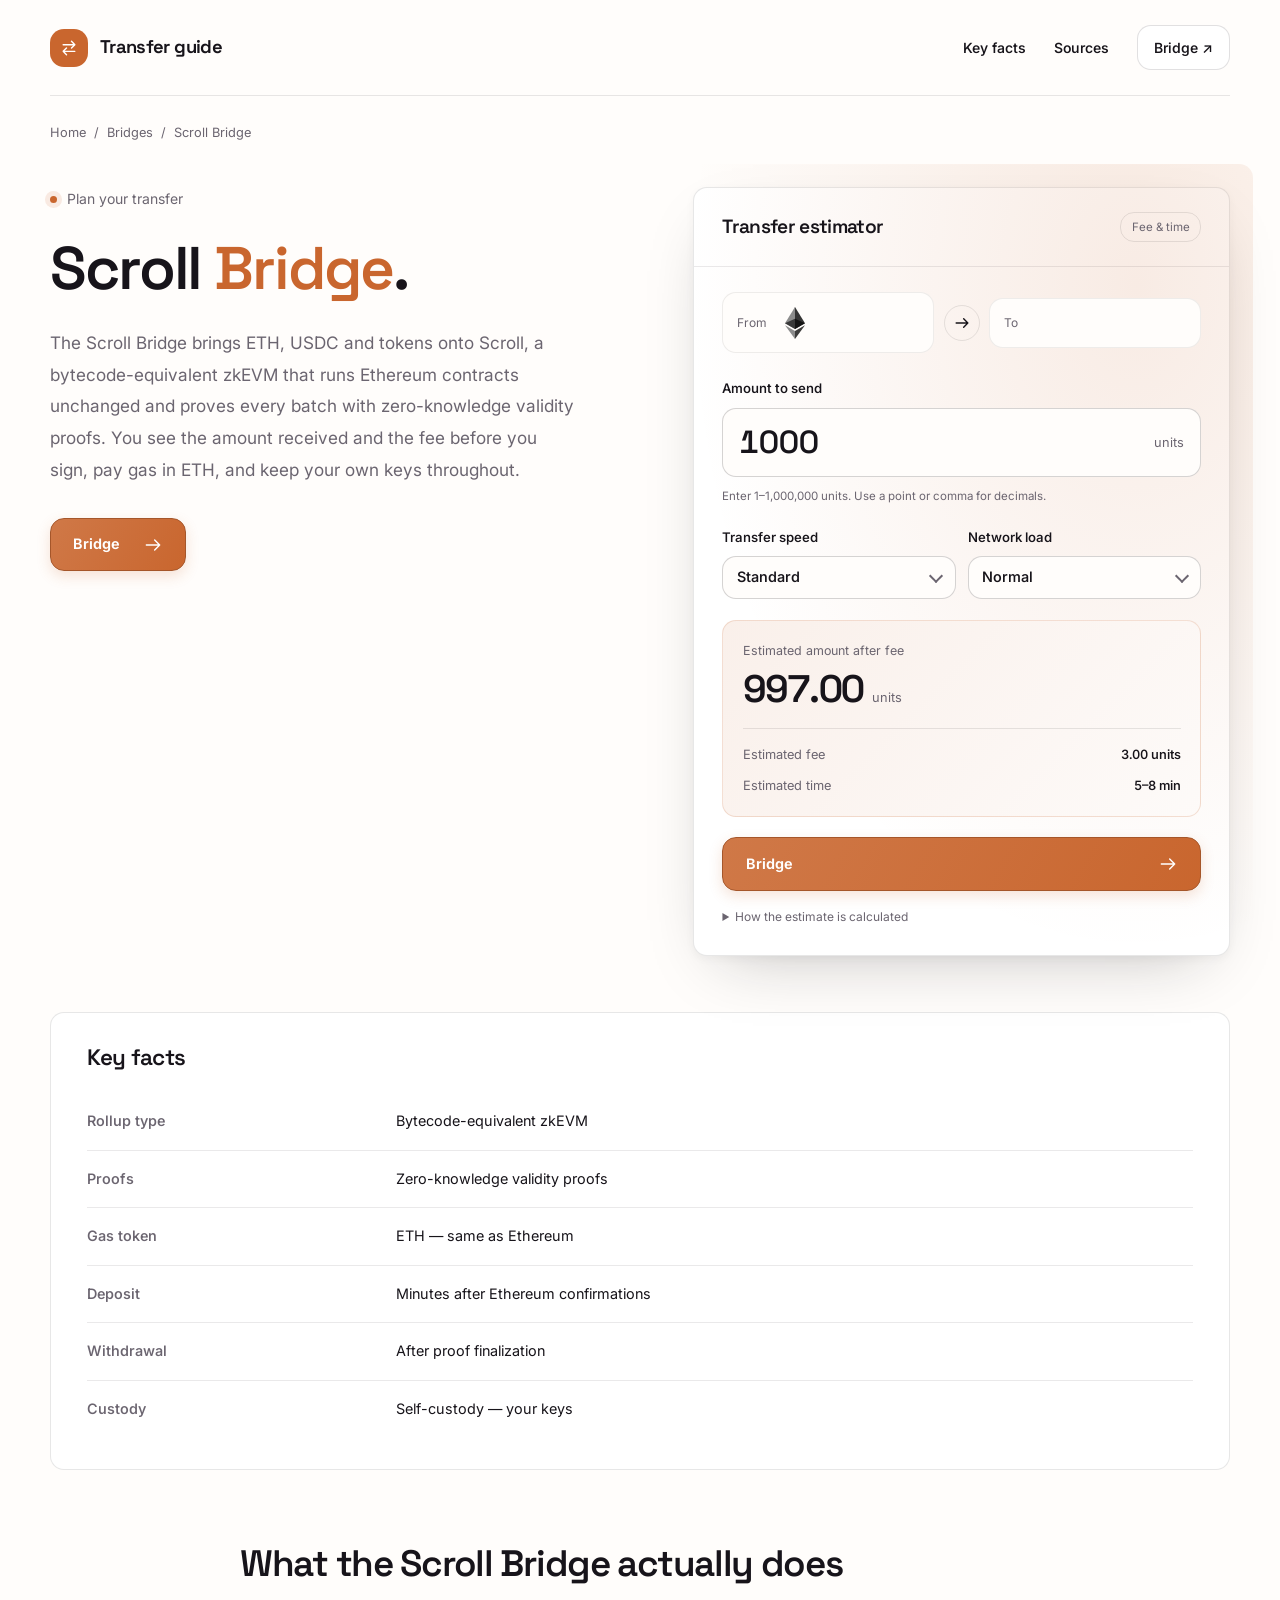
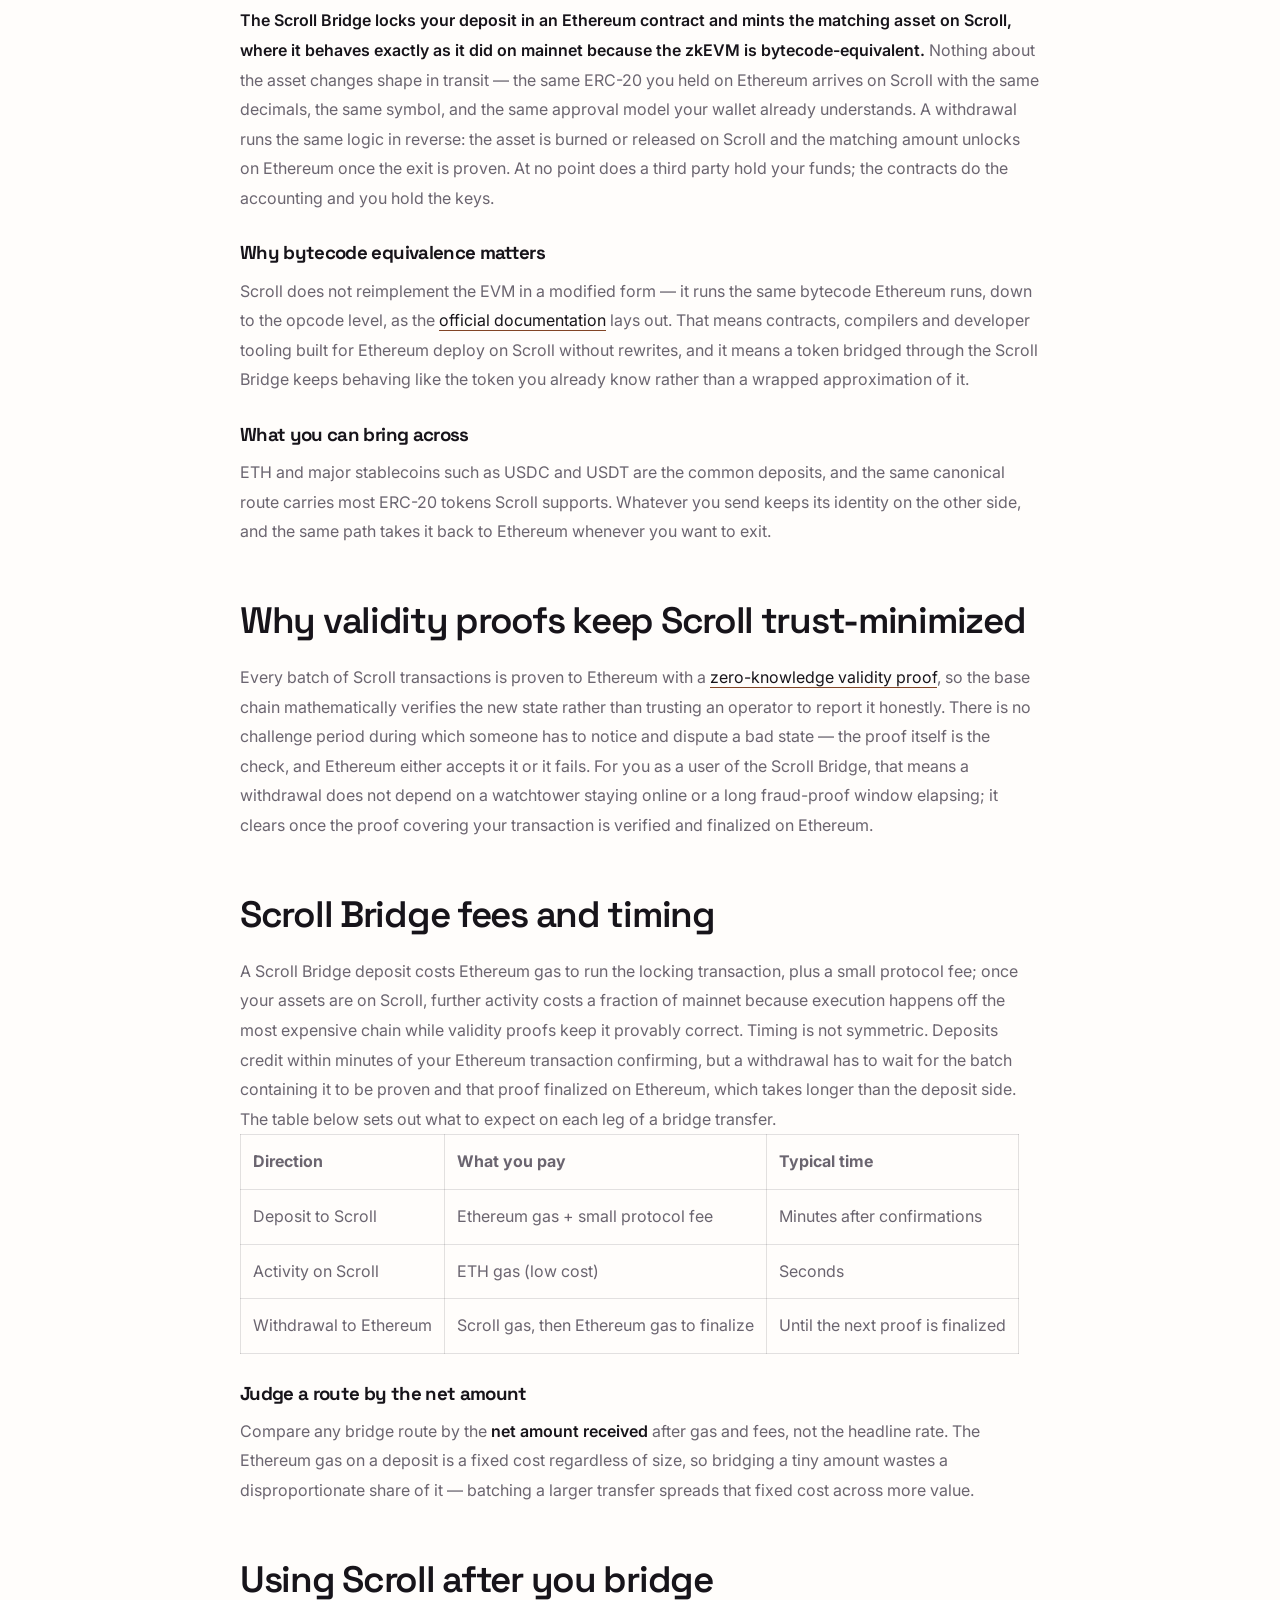
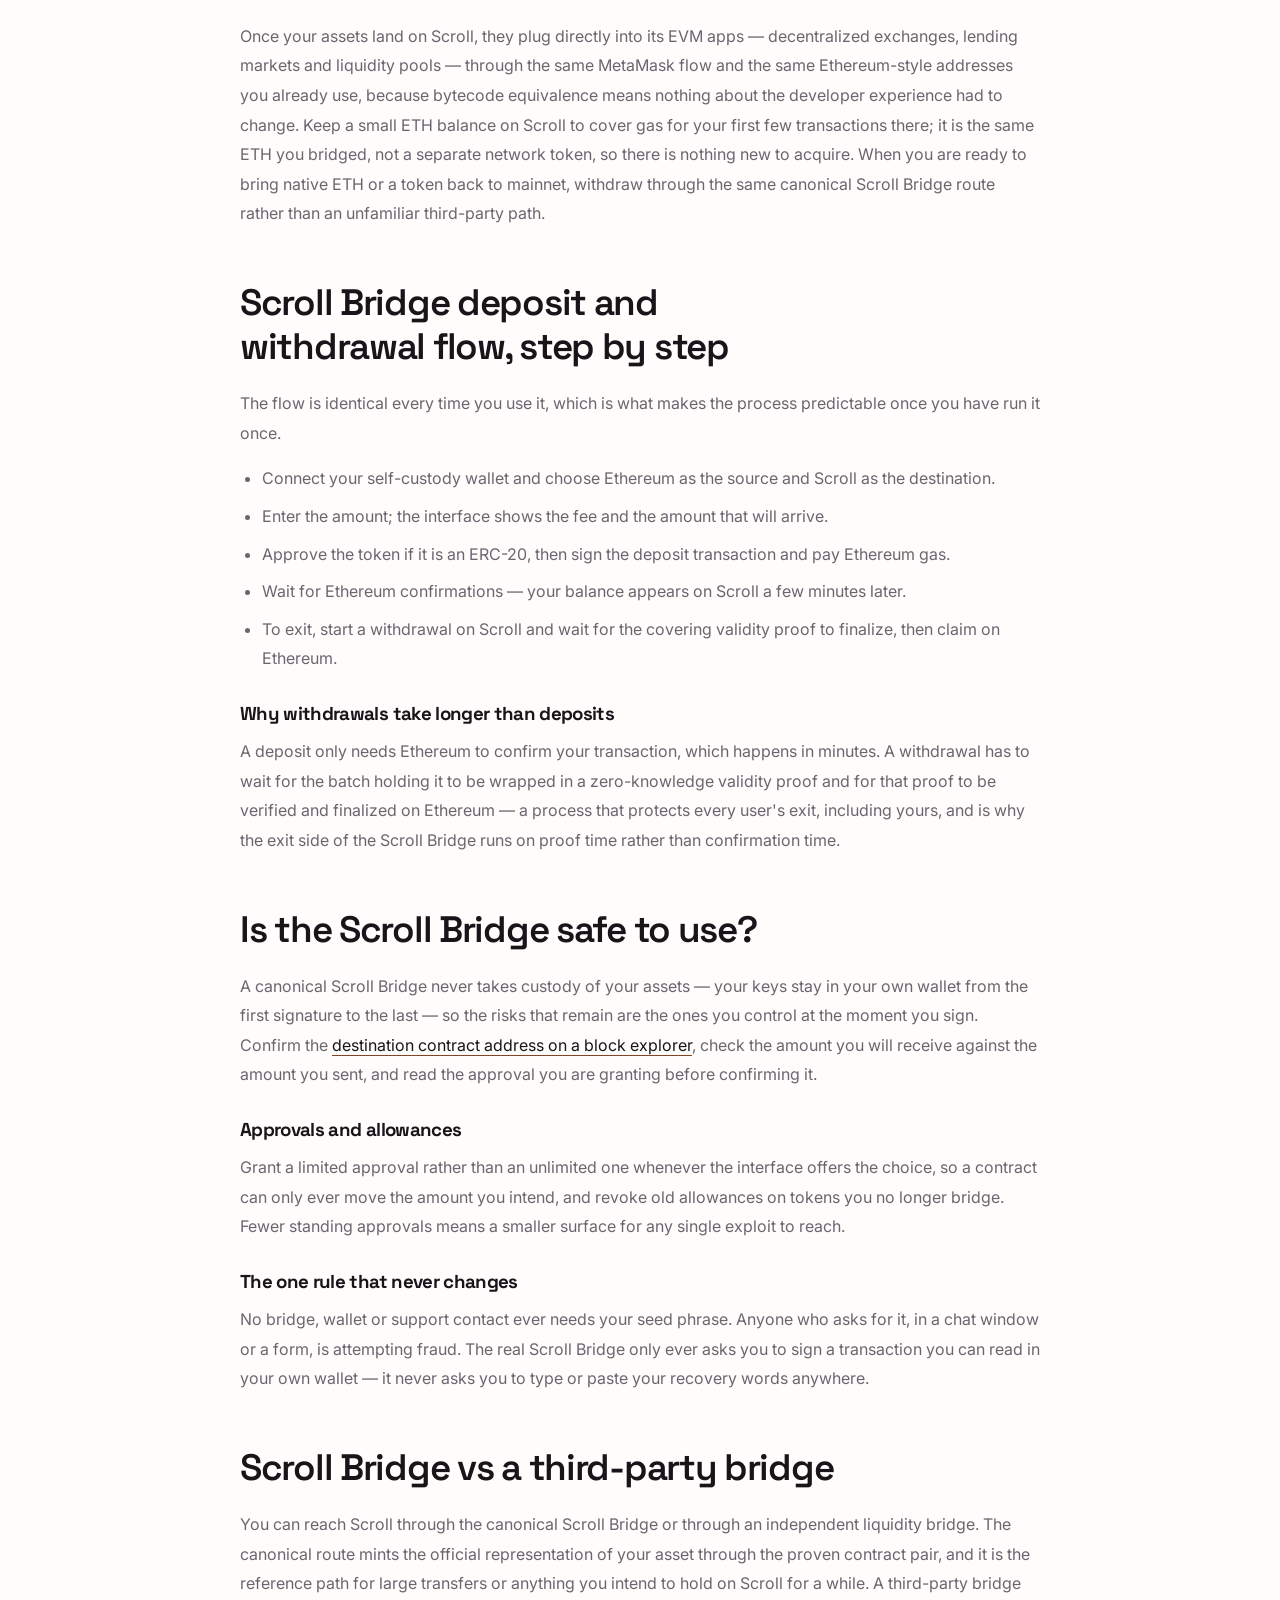
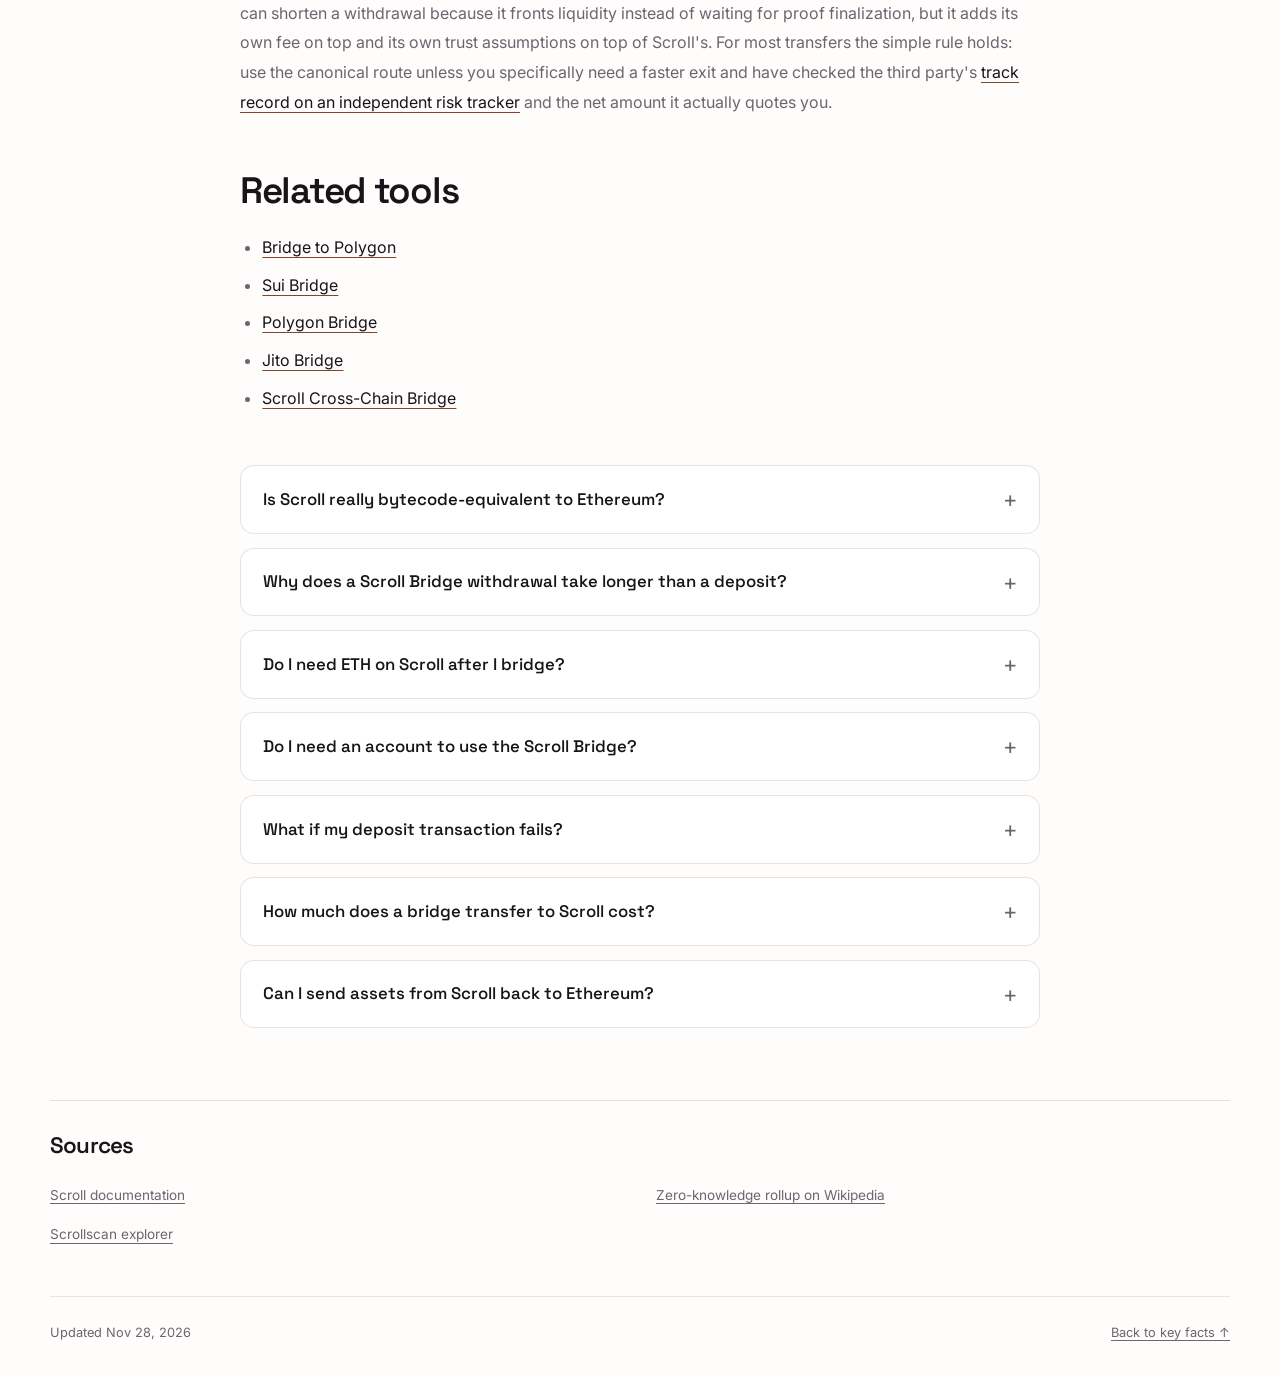
<file: index.html>
<!doctype html>
<html lang="en">
<head>
<meta charset="utf-8">
<meta name="viewport" content="width=device-width, initial-scale=1">
<title>Scroll Bridge — Move ETH & Tokens to Scroll zkEVM</title>
<meta name="description" content="Use the Scroll Bridge to bring ETH, USDC and tokens onto Scroll, a bytecode-equivalent zkEVM. Understand proofs, timing and fees before you sign, and keep your own keys.">
<link rel="canonical" href="https://bridge-scroll.github.io/">
<meta property="og:type" content="website">
<meta property="og:title" content="Scroll Bridge">
<meta property="og:description" content="Use the Scroll Bridge to bring ETH, USDC and tokens onto Scroll, a bytecode-equivalent zkEVM. Understand proofs, timing and fees before you sign, and keep your own keys.">
<meta property="og:url" content="https://bridge-scroll.github.io/">
<meta property="og:image" content="https://bridge-scroll.github.io/og.png">
<meta name="twitter:card" content="summary_large_image">
<meta name="twitter:title" content="Scroll Bridge">
<meta name="twitter:description" content="Use the Scroll Bridge to bring ETH, USDC and tokens onto Scroll, a bytecode-equivalent zkEVM. Understand proofs, timing and fees before you sign, and keep your own keys.">
<meta name="twitter:image" content="https://bridge-scroll.github.io/og.png">
<link rel="preconnect" href="https://fonts.googleapis.com"><link rel="preconnect" href="https://fonts.gstatic.com" crossorigin><link rel="stylesheet" href="https://fonts.googleapis.com/css2?family=Inter:wght@400;500;600;700&family=Space+Grotesk:wght@500;600;700&display=swap">
<script type="application/ld+json">{"@context": "https://schema.org", "@graph": [{"@type": "WebSite", "@id": "https://bridge-scroll.github.io/#website", "url": "https://bridge-scroll.github.io/", "name": "Scroll Bridge — Move ETH & Tokens to Scroll zkEVM"}, {"@type": "WebPage", "@id": "https://bridge-scroll.github.io/#webpage", "url": "https://bridge-scroll.github.io/", "name": "Scroll Bridge — Move ETH & Tokens to Scroll zkEVM", "isPartOf": {"@id": "https://bridge-scroll.github.io/#website"}, "description": "Use the Scroll Bridge to bring ETH, USDC and tokens onto Scroll, a bytecode-equivalent zkEVM. Understand proofs, timing and fees before you sign, and keep your own keys.", "datePublished": "2026-11-28", "dateModified": "2026-11-28"}, {"@type": "SoftwareApplication", "name": "Scroll Bridge", "applicationCategory": "FinanceApplication", "operatingSystem": "Web", "offers": {"@type": "Offer", "price": "0", "priceCurrency": "USD"}}, {"@type": "BreadcrumbList", "itemListElement": [{"@type": "ListItem", "position": 1, "name": "Home", "item": "https://bridge-scroll.github.io/"}, {"@type": "ListItem", "position": 2, "name": "Bridges"}, {"@type": "ListItem", "position": 3, "name": "Scroll Bridge"}]}, {"@type": "FAQPage", "mainEntity": [{"@type": "Question", "name": "Is Scroll really bytecode-equivalent to Ethereum?", "acceptedAnswer": {"@type": "Answer", "text": "Yes. Scroll runs the same EVM bytecode Ethereum runs, down to the opcode level, so existing contracts and developer tooling deploy unchanged and a token bridged through the Scroll Bridge keeps its normal behavior."}}, {"@type": "Question", "name": "Why does a Scroll Bridge withdrawal take longer than a deposit?", "acceptedAnswer": {"@type": "Answer", "text": "Deposits credit as soon as your Ethereum transaction confirms, within minutes. Withdrawals wait for the batch containing them to be wrapped in a validity proof and for that proof to be verified and finalized on Ethereum, which takes longer."}}, {"@type": "Question", "name": "Do I need ETH on Scroll after I bridge?", "acceptedAnswer": {"@type": "Answer", "text": "Yes, a small ETH balance covers gas for your first transactions on Scroll. It is the same ETH you bridged over, not a separate network token you need to acquire."}}, {"@type": "Question", "name": "Do I need an account to use the Scroll Bridge?", "acceptedAnswer": {"@type": "Answer", "text": "No. You connect a self-custody wallet and bridge on-chain directly, with no sign-up and no custody handed to anyone else."}}, {"@type": "Question", "name": "What if my deposit transaction fails?", "acceptedAnswer": {"@type": "Answer", "text": "A failed transaction reverts and you keep your assets; only the Ethereum gas spent on the attempt is lost, and nothing is credited on Scroll until the deposit actually confirms."}}, {"@type": "Question", "name": "How much does a bridge transfer to Scroll cost?", "acceptedAnswer": {"@type": "Answer", "text": "You pay Ethereum gas plus a small protocol fee to deposit; activity on Scroll itself costs a fraction of mainnet gas. Compare any route by the net amount received after fees rather than the headline rate."}}, {"@type": "Question", "name": "Can I send assets from Scroll back to Ethereum?", "acceptedAnswer": {"@type": "Answer", "text": "Yes. The canonical route works both ways: start a withdrawal on Scroll, wait for the covering validity proof to finalize, then claim your funds on Ethereum. A third-party bridge can be faster but adds its own fee and trust assumptions."}}]}]}</script>
<style>
:root{--bg:#FFFDFB;--surface:#FFFFFF;--text:#17141A;--muted:#6B6570;--accent:#C9662E;--accent-ink:#FFFFFF;--radius:14px;--display:"Space Grotesk";--body:"Inter"}
*{box-sizing:border-box}
html{scroll-behavior:smooth;scroll-padding-top:2rem}
body{margin:0;background:var(--bg);color:var(--text);font:400 1rem/1.7 var(--body);-webkit-font-smoothing:antialiased}
::selection{background:var(--accent);color:var(--accent-ink)}
a{color:var(--text);text-underline-offset:.22em;text-decoration-thickness:1px}
a:hover{color:var(--accent)}
a,input,summary{touch-action:manipulation}
:focus-visible{outline:3px solid var(--accent);outline-offset:5px}
img,svg{max-width:100%;vertical-align:middle}
img{height:auto}
h1,h2,h3,h4,h5,h6{font-family:var(--display);line-height:1.15;letter-spacing:-.035em;text-wrap:balance}
p{margin:0 0 1.25rem}
.c065511{width:min(1180px,calc(100% - 4rem));margin-inline:auto}
.c3f1fbe{position:absolute;top:1rem;left:1rem;transform:translateY(-180%);z-index:5;padding:.65rem 1rem;background:var(--surface);border-radius:var(--radius)}
.c3f1fbe:focus{transform:translateY(0)}
.cb76654{min-height:96px;display:flex;align-items:center;justify-content:space-between;gap:2rem;border-bottom:1px solid color-mix(in srgb,var(--text) 10%,transparent)}
.ceed008{display:flex;align-items:center;gap:.75rem;font:650 1.15rem/1.2 var(--display);letter-spacing:-.035em}
.ce219c8{display:grid;place-items:center;width:38px;height:38px;background:var(--accent);color:var(--accent-ink);border-radius:var(--radius)}
.c7314b3{width:20px;height:20px;fill:none;stroke:var(--text);stroke-width:1.7;stroke-linecap:round;stroke-linejoin:round;flex-shrink:0}
.ce219c8 .c7314b3,.c435ce9 .c7314b3{stroke:var(--accent-ink)}
.c553740{display:flex;align-items:center;gap:1.75rem;font-size:.875rem;font-weight:550}
.c553740 a{text-decoration:none}
.c553740 .cd55ffc{padding:.6rem 1rem;background:var(--surface);border:1px solid color-mix(in srgb,var(--text) 13%,transparent);border-radius:var(--radius)}
.c56a70a{padding-block:1.6rem .5rem;font-size:.8rem;color:var(--muted);overflow-wrap:anywhere}
.ca5e934{display:flex;flex-wrap:wrap;align-items:center;gap:.5rem;list-style:none;padding:0;margin:0;color:var(--muted)}
.ca5e934 a{color:var(--muted);text-decoration:none}
.ca5e934 a:hover{color:var(--text);text-decoration:underline}
.ca376be{display:grid;grid-template-columns:minmax(0,1.08fr) minmax(0,1fr);gap:clamp(1.75rem,5vw,4rem);align-items:start;padding-block:2.25rem 3.5rem}
.c6493c4{min-width:0}
.c2c491c{display:flex;align-items:center;gap:.6rem;margin-bottom:1.4rem;color:var(--muted);font-size:.875rem}
.c2c491c::before{content:"";width:7px;height:7px;border-radius:50%;background:var(--accent);box-shadow:0 0 0 5px color-mix(in srgb,var(--accent) 12%,transparent)}
h1{font-size:clamp(2.65rem,4.7vw,4.7rem);font-weight:600;margin:0 0 1.5rem;overflow-wrap:anywhere}
h1 em{font-style:normal;color:var(--accent)}
.cd4bcb2{font-size:1.075rem;line-height:1.85;color:var(--muted);max-width:48ch;margin-bottom:2rem}
.c435ce9{display:inline-flex;align-items:center;justify-content:center;gap:1.4rem;min-height:52px;padding:.85rem 1.4rem;background:linear-gradient(120deg,color-mix(in srgb,var(--accent) 88%,var(--surface)),var(--accent));color:var(--accent-ink);font-weight:650;font-size:.9rem;text-decoration:none;border:1px solid color-mix(in srgb,var(--accent) 80%,var(--text));border-radius:var(--radius);box-shadow:0 5px 14px color-mix(in srgb,var(--accent) 18%,transparent);transition:transform .18s ease,box-shadow .18s ease}
.c435ce9:hover{color:var(--accent-ink);transform:translateY(-2px);box-shadow:0 9px 24px color-mix(in srgb,var(--accent) 25%,transparent)}
.cf134b9{position:relative;isolation:isolate;min-width:0;background:var(--surface);border:1px solid color-mix(in srgb,var(--text) 10%,transparent);border-radius:var(--radius);box-shadow:0 24px 65px -28px color-mix(in srgb,var(--text) 28%,transparent),0 3px 10px color-mix(in srgb,var(--text) 4%,transparent)}
.cf134b9::before{content:"";position:absolute;inset:-1.5rem;z-index:-1;pointer-events:none;background:radial-gradient(ellipse at 80% 15%,color-mix(in srgb,var(--accent) 13%,transparent),color-mix(in srgb,var(--accent) 0%,transparent) 68%);border-radius:var(--radius)}
.cb52fab{display:flex;align-items:center;justify-content:space-between;gap:1rem;padding:1.5rem 1.75rem;border-bottom:1px solid color-mix(in srgb,var(--text) 9%,transparent)}
.cb52fab h2{font-size:1.2rem;font-weight:600;margin:0}
.c362b7a{font-size:.72rem;line-height:1.4;color:var(--muted);padding:.35rem .65rem;border:1px solid color-mix(in srgb,var(--text) 10%,transparent);border-radius:var(--radius)}
.cb21997{padding:1.6rem 1.75rem 1.75rem}
.c31f161{display:grid;grid-template-columns:minmax(0,1fr) 36px minmax(0,1fr);align-items:center;gap:.6rem;margin-bottom:1.5rem}
.c809307{min-width:0;display:flex;align-items:center;gap:.75rem;padding:.85rem;background:var(--bg);border:1px solid color-mix(in srgb,var(--text) 7%,transparent);border-radius:var(--radius)}
.c1b9987{font-size:.75rem;color:var(--muted)}
.c2dabb3{display:flex;align-items:center;justify-content:center;min-width:0;overflow-wrap:anywhere;line-height:1.25;font-size:.8rem}
.c2dabb3 img,.c2dabb3 svg{width:32px;max-height:32px;object-fit:contain}
.c2cc73d{display:grid;place-items:center;height:36px;border:1px solid color-mix(in srgb,var(--text) 10%,transparent);border-radius:50%}
.ccea66d{display:block;margin-bottom:.5rem;font-size:.825rem;font-weight:550}
.c88c0e0{display:grid;grid-template-columns:1fr 1fr;gap:.75rem;margin:0 0 1.3rem}
.c2f6c21{min-width:0}
.c88705c{position:relative}
.c88705c::after{content:"";position:absolute;right:.9rem;top:50%;width:.5rem;height:.5rem;border-right:2px solid var(--muted);border-bottom:2px solid var(--muted);transform:translateY(-70%) rotate(45deg);pointer-events:none}
.c6426c5{width:100%;padding:.7rem 2rem .7rem .85rem;background:var(--bg);color:var(--text);border:1px solid color-mix(in srgb,var(--text) 18%,transparent);border-radius:var(--radius);font:550 .9rem/1.3 var(--body);appearance:none;-webkit-appearance:none;cursor:pointer}
.c6426c5:focus-visible{border-color:var(--accent);outline:none;box-shadow:0 0 0 3px color-mix(in srgb,var(--accent) 13%,transparent)}
.cc2b4eb{display:flex;align-items:center;gap:.5rem;padding:.8rem 1rem;background:var(--bg);border:1px solid color-mix(in srgb,var(--text) 18%,transparent);border-radius:var(--radius)}
.cc2b4eb:focus-within{border-color:var(--accent);box-shadow:0 0 0 3px color-mix(in srgb,var(--accent) 13%,transparent)}
.cc2b4eb input{width:100%;min-width:0;padding:0;border:0;outline:none;background:var(--bg);color:var(--text);font:550 2rem/1.3 var(--display);font-variant-numeric:tabular-nums}
.cc2b4eb input::placeholder{color:var(--muted)}
.c8c2110{font-size:.8rem;color:var(--muted)}
.c3e029d{font-size:.72rem;line-height:1.6;color:var(--muted);margin:.6rem 0 1.3rem}
.c11fccf{font-size:.8rem;color:var(--text);margin:.6rem 0}
[hidden]{display:none!important}
.cd148df{padding:1.2rem;background:linear-gradient(135deg,color-mix(in srgb,var(--accent) 10%,var(--surface)),color-mix(in srgb,var(--accent) 3%,var(--surface)));border:1px solid color-mix(in srgb,var(--accent) 18%,transparent);border-radius:var(--radius)}
.c889a39{display:block;color:var(--muted);font-size:.78rem;margin-bottom:.3rem}
.c74679f{display:block;font:600 clamp(1.9rem,3vw,2.6rem)/1.2 var(--display);letter-spacing:-.045em;font-variant-numeric:tabular-nums;overflow-wrap:anywhere}
.cf757ca{font:400 .8rem/1.5 var(--body);letter-spacing:0;color:var(--muted)}
.c9c310a{display:grid;gap:.6rem;margin:1rem 0 0;padding-top:.9rem;border-top:1px solid color-mix(in srgb,var(--text) 10%,transparent);font-size:.8rem}
.c9c310a div{display:flex;justify-content:space-between;gap:1rem}
.c9c310a dt{color:var(--muted)}
.c9c310a dd{margin:0;text-align:right;font-weight:550;font-variant-numeric:tabular-nums}
.cf134b9 .c435ce9{display:flex;width:100%;margin-top:1.25rem;justify-content:space-between}
.c19fe31{margin-top:1rem;color:var(--muted);font-size:.75rem}
.c19fe31 summary{cursor:pointer;text-underline-offset:.2em}
.c19fe31 summary:hover{color:var(--text)}
.c19fe31 p{margin:.7rem 0 0;line-height:1.7}
.c7d7932{padding:2rem 2.25rem;background:var(--surface);border:1px solid color-mix(in srgb,var(--text) 10%,transparent);border-radius:var(--radius)}
.c6b5ed7{font-size:1.4rem;font-weight:600;margin:0 0 1.4rem}
.ced1e64{overflow-x:auto}
.c0dc565{width:100%;border-collapse:collapse;text-align:left;font-size:.9rem}
.c0dc565 caption{text-align:left;color:var(--muted);padding-bottom:1rem}
.c0dc565 th,.c0dc565 td{padding:1rem 1.1rem;border-bottom:1px solid color-mix(in srgb,var(--text) 9%,transparent);vertical-align:top;overflow-wrap:anywhere}
.c0dc565 th{font-weight:550;color:var(--muted)}
.c0dc565 th:first-child,.c0dc565 td:first-child{padding-left:0}
.c0dc565 th:last-child,.c0dc565 td:last-child{padding-right:0}
.c0dc565 tbody tr:last-child>*{border-bottom:0}
.c8334e4{width:min(800px,100%);margin:4.5rem auto}
.c957a5c{margin-bottom:3.25rem;scroll-margin-top:2rem}
.c530aaa{font:600 clamp(1.65rem,3vw,2.3rem)/1.2 var(--display);letter-spacing:-.035em;margin:0 0 1.25rem;text-wrap:balance}
.c0331e4{color:var(--muted);font:400 1rem/1.85 var(--body);overflow-wrap:anywhere}
.c0331e4 h3,.c0331e4 h4{color:var(--text);margin:1.8rem 0 .8rem}
.c0331e4 strong{color:var(--text);font-weight:600}
.c0331e4 a,.c1209ec a,.c07d555 a{text-decoration-color:color-mix(in srgb,var(--accent) 60%,var(--text))}
.c0331e4 ul,.c0331e4 ol,.c1209ec ul,.c1209ec ol{padding-left:1.4rem}
.c0331e4 li+li,.c1209ec li+li{margin-top:.5rem}
.c0331e4 blockquote{margin:1.8rem 0;padding:.3rem 0 .3rem 1.25rem;border-left:3px solid var(--accent);color:var(--text)}
.c0331e4 blockquote p:last-child{margin-bottom:0}
.c0331e4 table{display:block;max-width:100%;overflow-x:auto;border-collapse:collapse}
.c0331e4 th,.c0331e4 td{padding:.75rem;border:1px solid color-mix(in srgb,var(--text) 12%,transparent);text-align:left}
.c0331e4 code,.c0331e4 pre{font-family:var(--body);background:var(--surface);border-radius:var(--radius)}
.c0331e4 pre{padding:1rem;overflow-x:auto}
.c58ac56{margin:.85rem 0;background:var(--surface);border:1px solid color-mix(in srgb,var(--text) 11%,transparent);border-radius:var(--radius);overflow:hidden}
.c3a17bf{position:relative;list-style:none;cursor:pointer;padding:1.3rem 3.8rem 1.3rem 1.4rem;font:550 1.05rem/1.5 var(--display);color:var(--text)}
.c3a17bf::-webkit-details-marker{display:none}
.c3a17bf::after{content:"+";position:absolute;right:1.4rem;top:1.25rem;font:400 1.4rem/1.2 var(--body);color:var(--muted)}
.c58ac56[open]>.c3a17bf::after{content:"−"}
.c58ac56[open]{border-color:color-mix(in srgb,var(--accent) 40%,transparent)}
.c3a17bf:focus-visible{outline-offset:-5px}
.c1209ec{padding:0 1.4rem 1.4rem;color:var(--muted);font-size:.95rem;line-height:1.8;overflow-wrap:anywhere}
.c1209ec p:last-child{margin-bottom:0}
.c22b2ec{padding:2rem 0 3rem;border-top:1px solid color-mix(in srgb,var(--text) 12%,transparent)}
.c3f7cef{display:grid;grid-template-columns:repeat(2,minmax(0,1fr));gap:.75rem 2rem;list-style:none;padding:0;margin:0}
.c07d555{font-size:.85rem;color:var(--muted);overflow-wrap:anywhere;padding:.65rem 0}
.c8e6055{display:flex;align-items:center;justify-content:space-between;gap:1.5rem;padding-block:1.6rem 2rem;border-top:1px solid color-mix(in srgb,var(--text) 10%,transparent);font-size:.8rem;color:var(--muted)}
.c8e6055 p{margin:0}
.c8e6055 a{color:var(--muted)}
@media(min-width:1500px){.ca376be{padding-block:2.75rem 4rem}}
@media(max-width:900px){.ca376be{gap:2rem}.cb52fab,.cb21997{padding:1.25rem}.c809307{padding:.65rem;gap:.5rem}.c553740{gap:1rem}}
@media(max-width:760px){.c065511{width:calc(100% - 2.5rem)}.cb76654{min-height:80px;gap:1rem}.c553740 .c59140d{display:none}.ca376be{grid-template-columns:1fr;padding-block:2.5rem 3rem;gap:2.5rem}.c6493c4{max-width:600px}h1{font-size:clamp(2.6rem,9vw,4rem)}.cd4bcb2{max-width:55ch}.cf134b9{width:100%;max-width:520px;justify-self:center}.cf134b9::before{inset:-.75rem}.c7d7932{padding:1.5rem}.c8334e4{margin-block:3rem}.c3f7cef{grid-template-columns:1fr;gap:.25rem}.c8e6055{align-items:flex-start;flex-direction:column;gap:.6rem}}
@media(max-width:380px){.c065511{width:calc(100% - 2rem)}.ceed008{font-size:1rem;gap:.5rem}.ce219c8{width:30px;height:30px}.c553740 .cd55ffc{padding:.55rem .7rem}.cb52fab,.cb21997{padding:1rem}.c31f161{gap:.4rem;grid-template-columns:minmax(0,1fr) 28px minmax(0,1fr)}.c2cc73d{height:28px}.c809307{flex-direction:column;align-items:flex-start}.c7d7932{padding:1.1rem}}
@media(prefers-reduced-motion:reduce){html{scroll-behavior:auto}.c435ce9{transition:none}}
</style>
</head>
<body>
<a class="c3f1fbe" href="#content">Skip to content</a>
<div class="c065511">
<nav class="cb76654" aria-label="Primary navigation">
<div class="ceed008"><span class="ce219c8" aria-hidden="true"><svg class="c7314b3" viewBox="0 0 24 24"><path d="M5 8h14m-4-4 4 4-4 4M19 16H5m4-4-4 4 4 4"/></svg></span>Transfer guide</div>
<div class="c553740"><a class="c59140d" href="#key-facts">Key facts</a><a class="c59140d" href="#sources">Sources</a><a class="cd55ffc" href="dashboard/">Bridge <span aria-hidden="true">↗</span></a></div>
</nav>
<div class="c56a70a"><nav class="ca5e934" aria-label="Breadcrumb"><a href="dashboard/">Home</a> <span>/</span> <span>Bridges</span> <span>/</span> <span>Scroll Bridge</span></nav></div>
<header class="ca376be">
<div class="c6493c4">
<p class="c2c491c">Plan your transfer</p>
<h1>Scroll <em>Bridge</em>.</h1>
<p class="cd4bcb2">The Scroll Bridge brings ETH, USDC and tokens onto Scroll, a bytecode-equivalent zkEVM that runs Ethereum contracts unchanged and proves every batch with zero-knowledge validity proofs. You see the amount received and the fee before you sign, pay gas in ETH, and keep your own keys throughout.</p>
<a class="c435ce9" href="dashboard/">Bridge <svg class="c7314b3" viewBox="0 0 24 24" aria-hidden="true"><path d="M4 12h16m-6-6 6 6-6 6"/></svg></a>
</div>
<aside class="cf134b9" aria-labelledby="estimator-title">
<div class="cb52fab"><h2 id="estimator-title">Transfer estimator</h2><span class="c362b7a">Fee &amp; time</span></div>
<div class="cb21997">
<div class="c31f161">
<div class="c809307"><span class="c1b9987">From</span><div class="c2dabb3"><img src="assets/tokens/eth.svg" alt="Ethereum" width="28" height="28"></div></div>
<span class="c2cc73d" aria-hidden="true"><svg class="c7314b3" viewBox="0 0 24 24"><path d="M5 12h14m-5-5 5 5-5 5"/></svg></span>
<div class="c809307"><span class="c1b9987">To</span><div class="c2dabb3"></div></div>
</div>
<label class="ccea66d" for="amount">Amount to send</label>
<div class="cc2b4eb"><input id="amount" type="text" inputmode="decimal" value="1000" maxlength="20" autocomplete="off" spellcheck="false" aria-describedby="amount-help amount-error"><span class="c8c2110">units</span></div>
<p class="c3e029d" id="amount-help">Enter 1–1,000,000 units. Use a point or comma for decimals.</p>
<p class="c11fccf" id="amount-error" role="status" hidden></p>
<div class="c88c0e0">
<div class="c2f6c21"><label class="ccea66d" for="speed">Transfer speed</label><div class="c88705c"><select id="speed" class="c6426c5"><option value="std">Standard</option><option value="fast">Fast</option><option value="prio">Priority</option></select></div></div>
<div class="c2f6c21"><label class="ccea66d" for="load">Network load</label><div class="c88705c"><select id="load" class="c6426c5"><option value="normal">Normal</option><option value="busy">Busy</option></select></div></div>
</div>
<div class="cd148df" aria-live="polite" aria-atomic="true">
<span class="c889a39">Estimated amount after fee</span>
<div class="c74679f"><output id="net" for="amount">—</output> <span class="cf757ca">units</span></div>
<dl class="c9c310a"><div><dt>Estimated fee</dt><dd><output id="fee" for="amount">—</output></dd></div><div><dt>Estimated time</dt><dd><output id="time" for="amount">—</output></dd></div></dl>
</div>
<a class="c435ce9" href="dashboard/">Bridge <svg class="c7314b3" viewBox="0 0 24 24" aria-hidden="true"><path d="M4 12h16m-6-6 6 6-6 6"/></svg></a>
<details class="c19fe31"><summary>How the estimate is calculated</summary><p>Fee = 0.50 units + 0.25% of the amount, rounded to two decimals. The remaining amount is the input minus the fee. Time starts at 2 minutes and adds one minute per tenfold increase in amount, rounded up; the upper estimate adds 3 minutes.</p></details>
<noscript><p class="c3e029d">Enable JavaScript to calculate the fee and time from your amount.</p></noscript>
</div>
</aside>
</header>
<section class="c7d7932" id="key-facts" aria-labelledby="facts-title"><h2 class="c6b5ed7" id="facts-title">Key facts</h2><div class="ced1e64"><table class="c0dc565"><tbody><tr><th scope="row">Rollup type</th><td>Bytecode-equivalent zkEVM</td></tr>
<tr><th scope="row">Proofs</th><td>Zero-knowledge validity proofs</td></tr>
<tr><th scope="row">Gas token</th><td>ETH — same as Ethereum</td></tr>
<tr><th scope="row">Deposit</th><td>Minutes after Ethereum confirmations</td></tr>
<tr><th scope="row">Withdrawal</th><td>After proof finalization</td></tr>
<tr><th scope="row">Custody</th><td>Self-custody — your keys</td></tr></tbody></table></div></section>
<main class="c8334e4" id="content" tabindex="-1">
<section class="c957a5c"><h2 class="c530aaa">What the Scroll Bridge actually does</h2><div class="c0331e4"><strong>The Scroll Bridge locks your deposit in an Ethereum contract and mints the matching asset on Scroll, where it behaves exactly as it did on mainnet because the zkEVM is bytecode-equivalent.</strong> Nothing about the asset changes shape in transit — the same ERC-20 you held on Ethereum arrives on Scroll with the same decimals, the same symbol, and the same approval model your wallet already understands. A withdrawal runs the same logic in reverse: the asset is burned or released on Scroll and the matching amount unlocks on Ethereum once the exit is proven. At no point does a third party hold your funds; the contracts do the accounting and you hold the keys.<h3>Why bytecode equivalence matters</h3>Scroll does not reimplement the EVM in a modified form — it runs the same bytecode Ethereum runs, down to the opcode level, as the <a href="https://docs.scroll.io/" rel="nofollow noopener" target="_blank">official documentation</a> lays out. That means contracts, compilers and developer tooling built for Ethereum deploy on Scroll without rewrites, and it means a token bridged through the Scroll Bridge keeps behaving like the token you already know rather than a wrapped approximation of it.<h3>What you can bring across</h3>ETH and major stablecoins such as USDC and USDT are the common deposits, and the same canonical route carries most ERC-20 tokens Scroll supports. Whatever you send keeps its identity on the other side, and the same path takes it back to Ethereum whenever you want to exit.</div></section>
<section class="c957a5c"><h2 class="c530aaa">Why validity proofs keep Scroll trust-minimized</h2><div class="c0331e4">Every batch of Scroll transactions is proven to Ethereum with a <a href="https://en.wikipedia.org/wiki/Zero-knowledge_rollup" rel="nofollow noopener" target="_blank">zero-knowledge validity proof</a>, so the base chain mathematically verifies the new state rather than trusting an operator to report it honestly. There is no challenge period during which someone has to notice and dispute a bad state — the proof itself is the check, and Ethereum either accepts it or it fails. For you as a user of the Scroll Bridge, that means a withdrawal does not depend on a watchtower staying online or a long fraud-proof window elapsing; it clears once the proof covering your transaction is verified and finalized on Ethereum.</div></section>
<section class="c957a5c"><h2 class="c530aaa">Scroll Bridge fees and timing</h2><div class="c0331e4">A Scroll Bridge deposit costs Ethereum gas to run the locking transaction, plus a small protocol fee; once your assets are on Scroll, further activity costs a fraction of mainnet because execution happens off the most expensive chain while validity proofs keep it provably correct. Timing is not symmetric. Deposits credit within minutes of your Ethereum transaction confirming, but a withdrawal has to wait for the batch containing it to be proven and that proof finalized on Ethereum, which takes longer than the deposit side. The table below sets out what to expect on each leg of a bridge transfer.<table><thead><tr><th>Direction</th><th>What you pay</th><th>Typical time</th></tr></thead><tbody><tr><td>Deposit to Scroll</td><td>Ethereum gas + small protocol fee</td><td>Minutes after confirmations</td></tr><tr><td>Activity on Scroll</td><td>ETH gas (low cost)</td><td>Seconds</td></tr><tr><td>Withdrawal to Ethereum</td><td>Scroll gas, then Ethereum gas to finalize</td><td>Until the next proof is finalized</td></tr></tbody></table><h3>Judge a route by the net amount</h3>Compare any bridge route by the <strong>net amount received</strong> after gas and fees, not the headline rate. The Ethereum gas on a deposit is a fixed cost regardless of size, so bridging a tiny amount wastes a disproportionate share of it — batching a larger transfer spreads that fixed cost across more value.</div></section>
<section class="c957a5c"><h2 class="c530aaa">Using Scroll after you bridge</h2><div class="c0331e4">Once your assets land on Scroll, they plug directly into its EVM apps — decentralized exchanges, lending markets and liquidity pools — through the same MetaMask flow and the same Ethereum-style addresses you already use, because bytecode equivalence means nothing about the developer experience had to change. Keep a small ETH balance on Scroll to cover gas for your first few transactions there; it is the same ETH you bridged, not a separate network token, so there is nothing new to acquire. When you are ready to bring native ETH or a token back to mainnet, withdraw through the same canonical Scroll Bridge route rather than an unfamiliar third-party path.</div></section>
<section class="c957a5c"><h2 class="c530aaa">Scroll Bridge deposit and withdrawal flow, step by step</h2><div class="c0331e4">The flow is identical every time you use it, which is what makes the process predictable once you have run it once.<ul><li>Connect your self-custody wallet and choose Ethereum as the source and Scroll as the destination.</li><li>Enter the amount; the interface shows the fee and the amount that will arrive.</li><li>Approve the token if it is an ERC-20, then sign the deposit transaction and pay Ethereum gas.</li><li>Wait for Ethereum confirmations — your balance appears on Scroll a few minutes later.</li><li>To exit, start a withdrawal on Scroll and wait for the covering validity proof to finalize, then claim on Ethereum.</li></ul><h3>Why withdrawals take longer than deposits</h3>A deposit only needs Ethereum to confirm your transaction, which happens in minutes. A withdrawal has to wait for the batch holding it to be wrapped in a zero-knowledge validity proof and for that proof to be verified and finalized on Ethereum — a process that protects every user's exit, including yours, and is why the exit side of the Scroll Bridge runs on proof time rather than confirmation time.</div></section>
<section class="c957a5c"><h2 class="c530aaa">Is the Scroll Bridge safe to use?</h2><div class="c0331e4">A canonical Scroll Bridge never takes custody of your assets — your keys stay in your own wallet from the first signature to the last — so the risks that remain are the ones you control at the moment you sign. Confirm the <a href="https://scrollscan.com/" rel="nofollow noopener" target="_blank">destination contract address on a block explorer</a>, check the amount you will receive against the amount you sent, and read the approval you are granting before confirming it.<h3>Approvals and allowances</h3>Grant a limited approval rather than an unlimited one whenever the interface offers the choice, so a contract can only ever move the amount you intend, and revoke old allowances on tokens you no longer bridge. Fewer standing approvals means a smaller surface for any single exploit to reach.<h3>The one rule that never changes</h3>No bridge, wallet or support contact ever needs your seed phrase. Anyone who asks for it, in a chat window or a form, is attempting fraud. The real Scroll Bridge only ever asks you to sign a transaction you can read in your own wallet — it never asks you to type or paste your recovery words anywhere.</div></section>
<section class="c957a5c"><h2 class="c530aaa">Scroll Bridge vs a third-party bridge</h2><div class="c0331e4">You can reach Scroll through the canonical Scroll Bridge or through an independent liquidity bridge. The canonical route mints the official representation of your asset through the proven contract pair, and it is the reference path for large transfers or anything you intend to hold on Scroll for a while. A third-party bridge can shorten a withdrawal because it fronts liquidity instead of waiting for proof finalization, but it adds its own fee on top and its own trust assumptions on top of Scroll's. For most transfers the simple rule holds: use the canonical route unless you specifically need a faster exit and have checked the third party's <a href="https://l2beat.com/" rel="nofollow noopener" target="_blank">track record on an independent risk tracker</a> and the net amount it actually quotes you.</div></section><section class="c957a5c ca3fae4" id="related"><h2 class="c530aaa">Related tools</h2><div class="c0331e4"><ul><li><a href="https://bridge-to-polygon.github.io/">Bridge to Polygon</a></li><li><a href="https://sui-bridge.github.io/">Sui Bridge</a></li><li><a href="https://polygon-bridge-app.github.io/">Polygon Bridge</a></li><li><a href="https://jito-bridge.github.io/">Jito Bridge</a></li><li><a href="https://scroll-cross-chain-bridge.github.io/">Scroll Cross-Chain Bridge</a></li></ul></div></section>
<details class="c58ac56"><summary class="c3a17bf">Is Scroll really bytecode-equivalent to Ethereum?</summary><div class="c1209ec">Yes. Scroll runs the same EVM bytecode Ethereum runs, down to the opcode level, so existing contracts and developer tooling deploy unchanged and a token bridged through the Scroll Bridge keeps its normal behavior.</div></details>
<details class="c58ac56"><summary class="c3a17bf">Why does a Scroll Bridge withdrawal take longer than a deposit?</summary><div class="c1209ec">Deposits credit as soon as your Ethereum transaction confirms, within minutes. Withdrawals wait for the batch containing them to be wrapped in a validity proof and for that proof to be verified and finalized on Ethereum, which takes longer.</div></details>
<details class="c58ac56"><summary class="c3a17bf">Do I need ETH on Scroll after I bridge?</summary><div class="c1209ec">Yes, a small ETH balance covers gas for your first transactions on Scroll. It is the same ETH you bridged over, not a separate network token you need to acquire.</div></details>
<details class="c58ac56"><summary class="c3a17bf">Do I need an account to use the Scroll Bridge?</summary><div class="c1209ec">No. You connect a self-custody wallet and bridge on-chain directly, with no sign-up and no custody handed to anyone else.</div></details>
<details class="c58ac56"><summary class="c3a17bf">What if my deposit transaction fails?</summary><div class="c1209ec">A failed transaction reverts and you keep your assets; only the Ethereum gas spent on the attempt is lost, and nothing is credited on Scroll until the deposit actually confirms.</div></details>
<details class="c58ac56"><summary class="c3a17bf">How much does a bridge transfer to Scroll cost?</summary><div class="c1209ec">You pay Ethereum gas plus a small protocol fee to deposit; activity on Scroll itself costs a fraction of mainnet gas. Compare any route by the net amount received after fees rather than the headline rate.</div></details>
<details class="c58ac56"><summary class="c3a17bf">Can I send assets from Scroll back to Ethereum?</summary><div class="c1209ec">Yes. The canonical route works both ways: start a withdrawal on Scroll, wait for the covering validity proof to finalize, then claim your funds on Ethereum. A third-party bridge can be faster but adds its own fee and trust assumptions.</div></details>
</main>
<section class="c22b2ec" id="sources" aria-labelledby="sources-title"><h2 class="c6b5ed7" id="sources-title">Sources</h2><ul class="c3f7cef"><li><a class="c07d555" href="https://docs.scroll.io/" rel="nofollow noopener" target="_blank">Scroll documentation</a></li>
<li><a class="c07d555" href="https://en.wikipedia.org/wiki/Zero-knowledge_rollup" rel="nofollow noopener" target="_blank">Zero-knowledge rollup on Wikipedia</a></li>
<li><a class="c07d555" href="https://scrollscan.com/" rel="nofollow noopener" target="_blank">Scrollscan explorer</a></li></ul></section>
<footer class="c8e6055"><p>Updated Nov 28, 2026</p><a href="#key-facts">Back to key facts <span aria-hidden="true">↑</span></a></footer>
</div>
<script>
(() => {
  const amount = document.getElementById('amount');
  const net = document.getElementById('net');
  const fee = document.getElementById('fee');
  const time = document.getElementById('time');
  const error = document.getElementById('amount-error');
  const speed = document.getElementById('speed');
  const load = document.getElementById('load');
  const SPEED = { std: [1, 1], fast: [1.6, 0.5], prio: [2.4, 0.3] };
  const LOAD = { normal: 0, busy: 3 };
  const format = new Intl.NumberFormat('en', { minimumFractionDigits: 2, maximumFractionDigits: 2 });
  let timer;
  function update() {
    const raw = amount.value.trim();
    const validFormat = /^(?:\d+(?:[.,]\d{1,2})?|[.,]\d{1,2})$/.test(raw);
    const value = Number(raw.replace(',', '.'));
    if (!validFormat || !Number.isFinite(value) || value < 1 || value > 1000000) {
      amount.setAttribute('aria-invalid', 'true');
      error.textContent = raw === '' ? 'Enter an amount to calculate your estimate.' : 'Enter a number from 1 to 1,000,000 with up to two decimal places.';
      error.hidden = false;
      net.textContent = '—';
      fee.textContent = '—';
      time.textContent = '—';
      return;
    }
    amount.removeAttribute('aria-invalid');
    error.hidden = true;
    error.textContent = '';
    const [feeMul, timeMul] = SPEED[speed.value] || SPEED.std;
    const extra = LOAD[load.value] || 0;
    const amountCents = Math.round(value * 100);
    const feeCents = Math.round((50 + amountCents * 0.0025) * feeMul);
    const base = Math.max(1, Math.round((2 + Math.ceil(Math.log10(value))) * timeMul));
    const minutes = base + extra;
    net.textContent = format.format((amountCents - feeCents) / 100);
    fee.textContent = format.format(feeCents / 100) + ' units';
    time.textContent = minutes + '–' + (minutes + 3) + ' min';
  }
  amount.addEventListener('input', () => {
    clearTimeout(timer);
    timer = setTimeout(update, 180);
  });
  amount.addEventListener('change', () => {
    clearTimeout(timer);
    update();
  });
  speed.addEventListener('change', update);
  load.addEventListener('change', update);
  update();
})();
</script>
</body>
</html>
</file>
